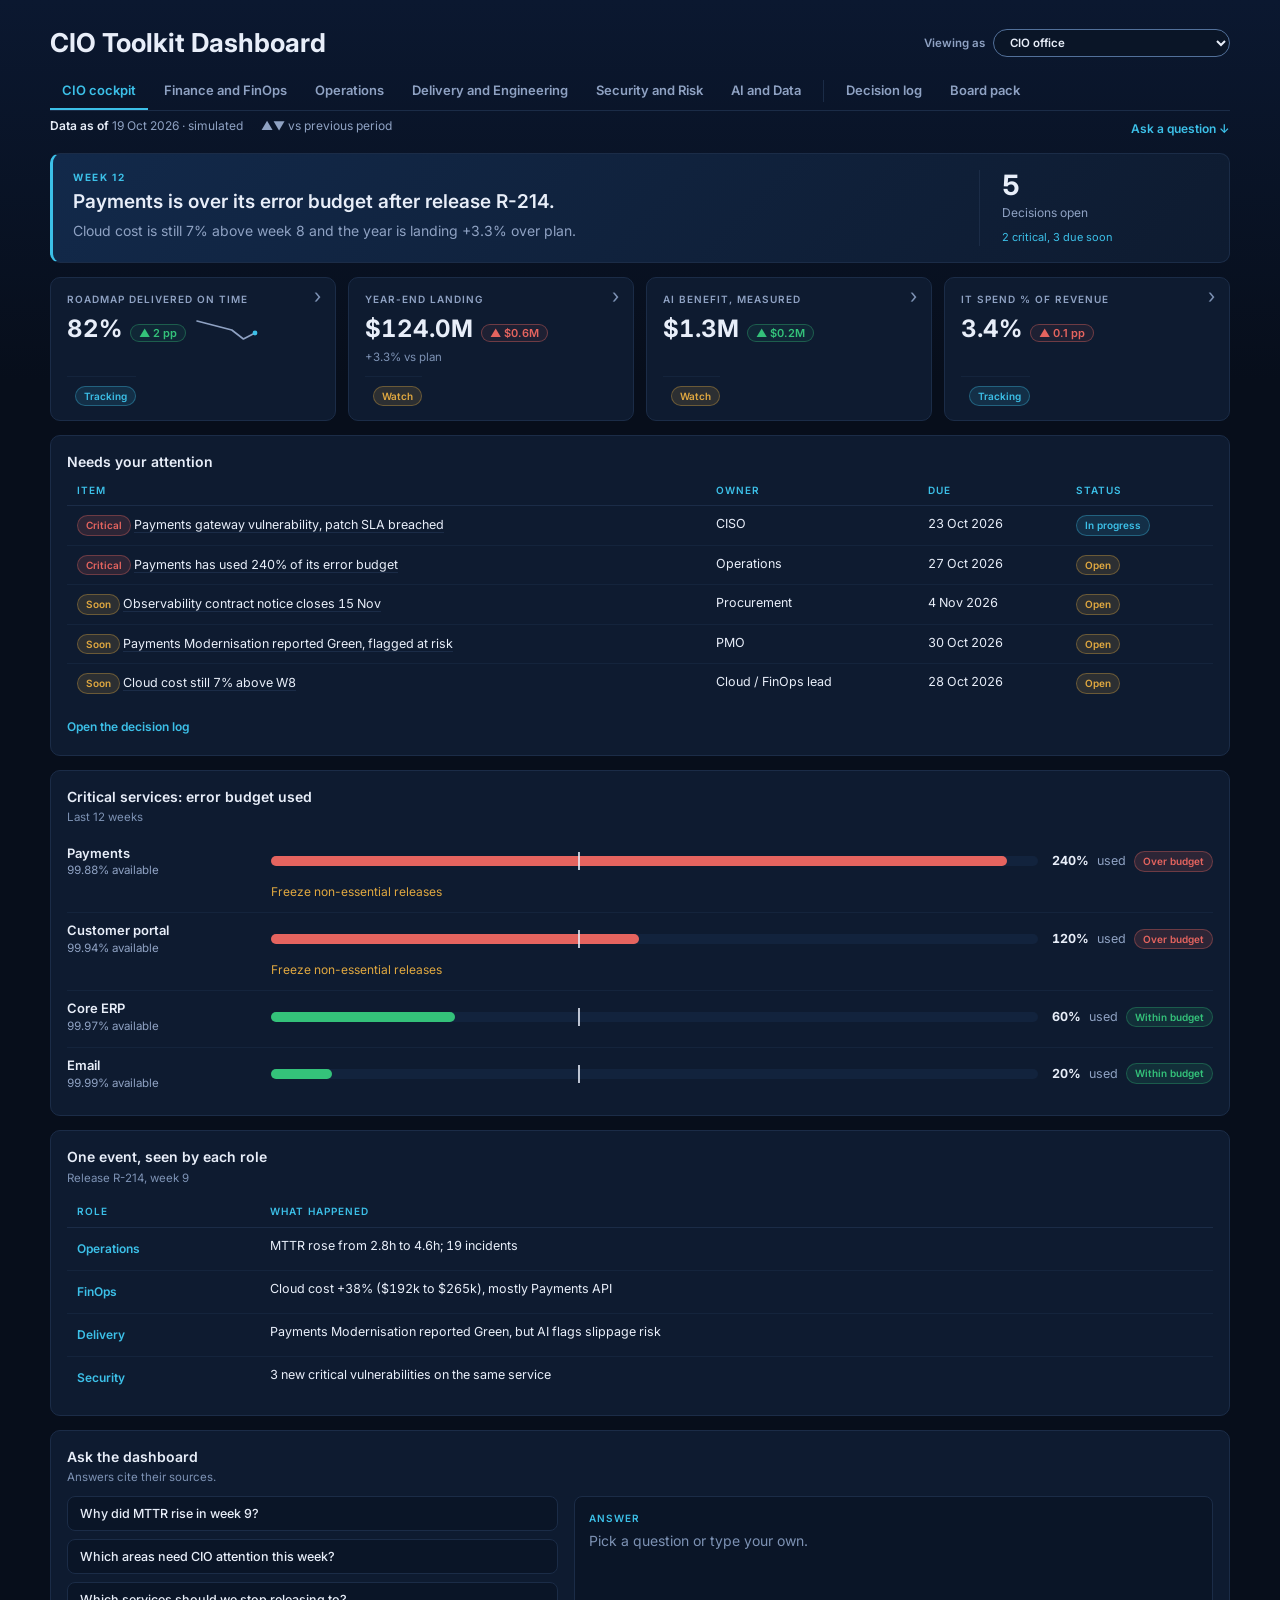
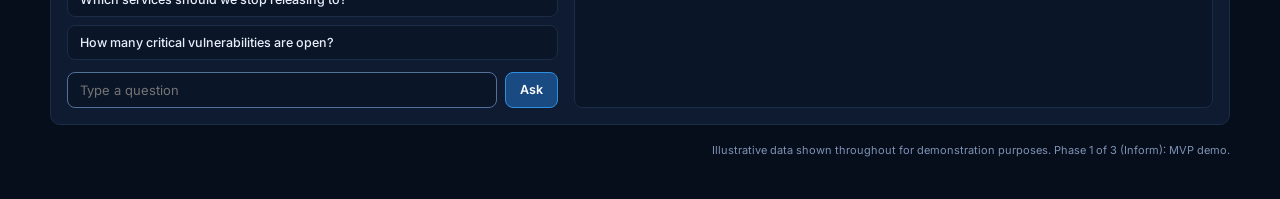
<file: index.html>
<!doctype html>
<html lang="en">
<head>
<meta charset="utf-8">
<meta name="viewport" content="width=device-width, initial-scale=1">
<title>CIO Toolkit Dashboard</title>
<meta name="description" content="One cockpit and role-based views for CIO decisions: outcomes, decisions, reliability, spend and AI value. Illustrative data.">
<meta name="theme-color" content="#070e1b">
<meta property="og:type" content="website">
<meta property="og:site_name" content="CIO Toolkit">
<meta property="og:title" content="CIO Toolkit Dashboard">
<meta property="og:description" content="One cockpit and role-based views for CIO decisions: outcomes, decisions, reliability, spend and AI value. Illustrative data.">
<meta property="og:url" content="https://mittal091.github.io/cio-toolkit-dashboard-v5/">
<meta property="og:image" content="https://mittal091.github.io/cio-toolkit-dashboard-v5/og-image.png">
<meta property="og:image:width" content="1200">
<meta property="og:image:height" content="630">
<meta name="twitter:card" content="summary_large_image">
<link rel="icon" href="data:image/svg+xml,%3Csvg xmlns='http://www.w3.org/2000/svg' viewBox='0 0 32 32'%3E%3Crect width='32' height='32' rx='7' fill='%23123a68'/%3E%3Ctext x='16' y='23' font-family='Arial,sans-serif' font-size='19' font-weight='700' text-anchor='middle' fill='%233cc0e8'%3EC%3C/text%3E%3C/svg%3E">
<link rel="preconnect" href="https://fonts.googleapis.com">
<link href="https://fonts.googleapis.com/css2?family=Inter:wght@400;500;600;700&display=swap" rel="stylesheet">
<link rel="stylesheet" href="styles.css">
</head>
<body>
<a class="skip" href="#view">Skip to content</a>
<div class="wrap">
  <div class="top">
    <h1>CIO Toolkit Dashboard</h1>
    <div class="rolebar">
      <label for="role">Viewing as</label><select id="role"></select>
    </div>
  </div>

  <div class="tabs" id="tabs" role="tablist" aria-label="Views"></div>
  <div class="meta" id="meta"></div>
  <div id="view" role="tabpanel" tabindex="-1"></div>

  <div class="foot">Illustrative data shown throughout for demonstration purposes. Phase 1 of 3 (Inform): MVP demo.</div>
</div>
<dialog id="detail" aria-labelledby="detail-title"><div id="detail-body"></div><button type="button" class="primary" id="close">Close</button></dialog>
<div id="toast" role="status"></div>
<script type="module" src="app.js"></script>
</body>
</html>
</file>
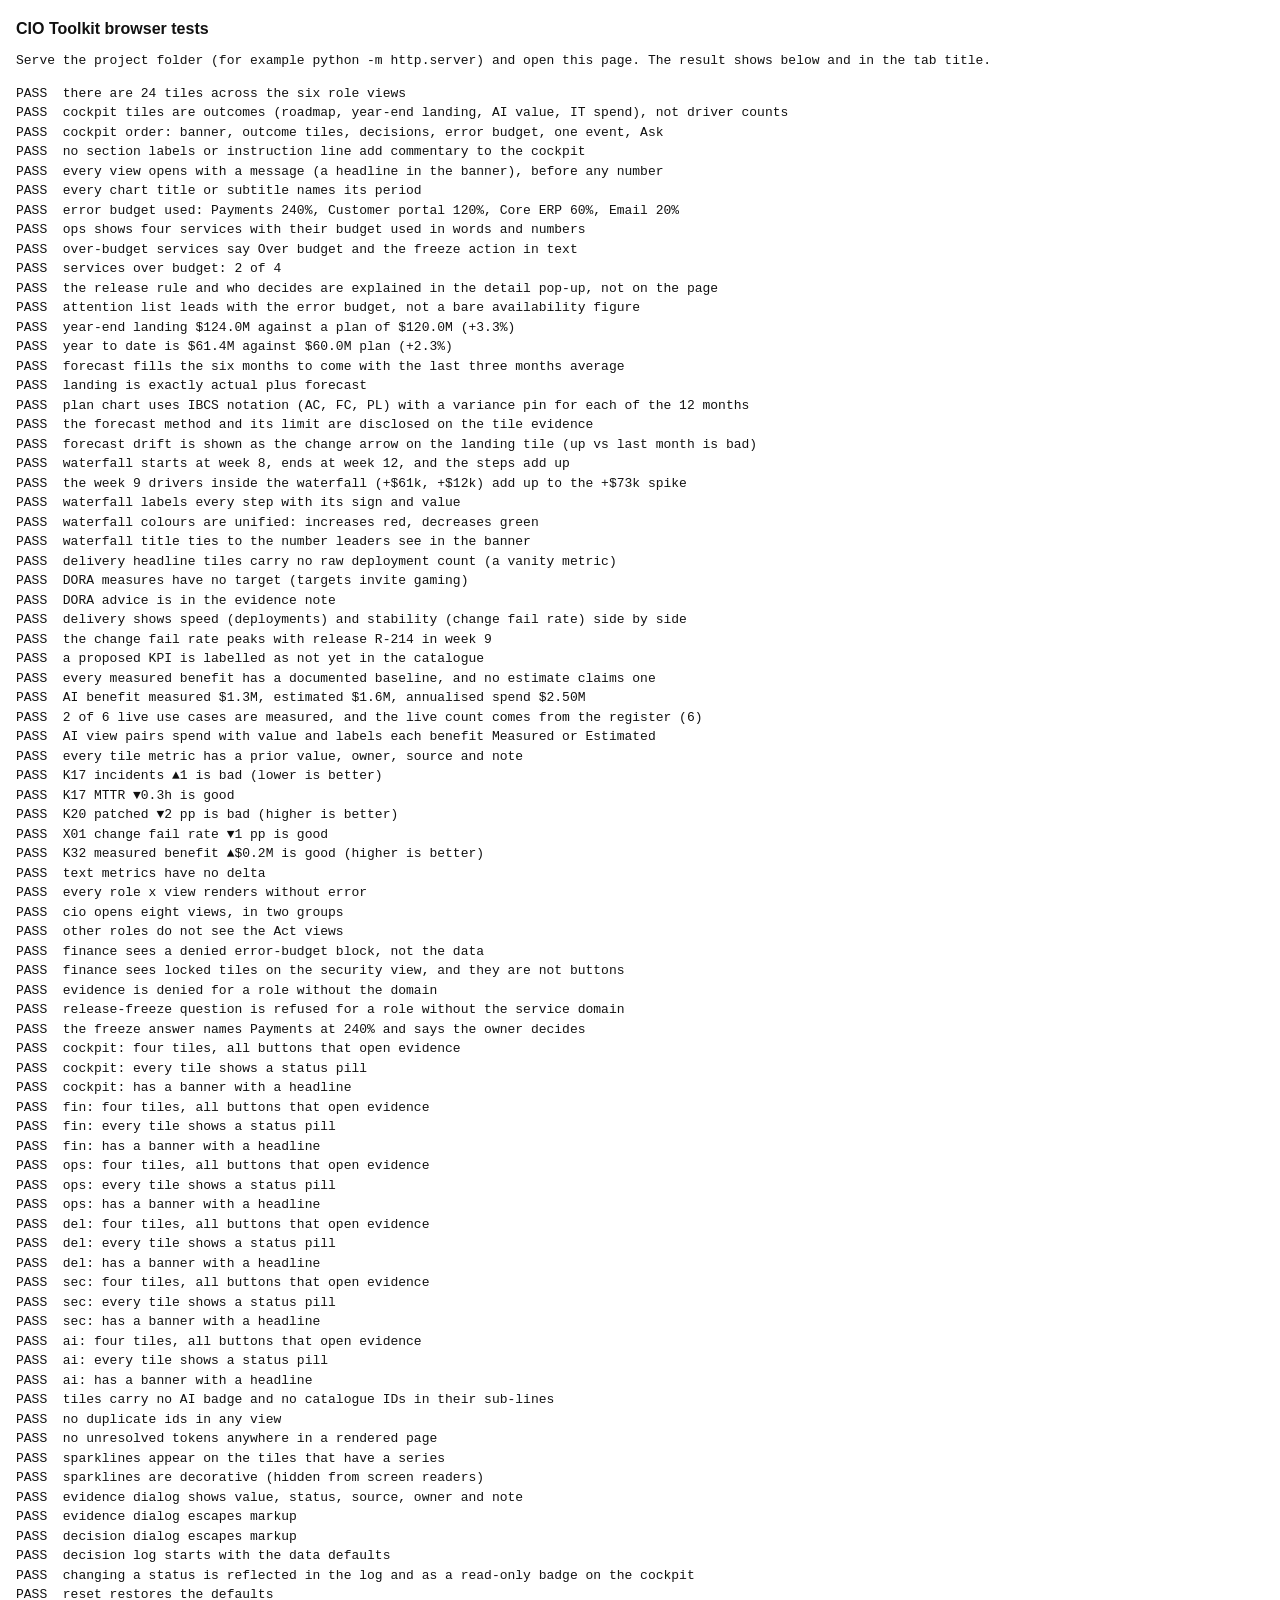
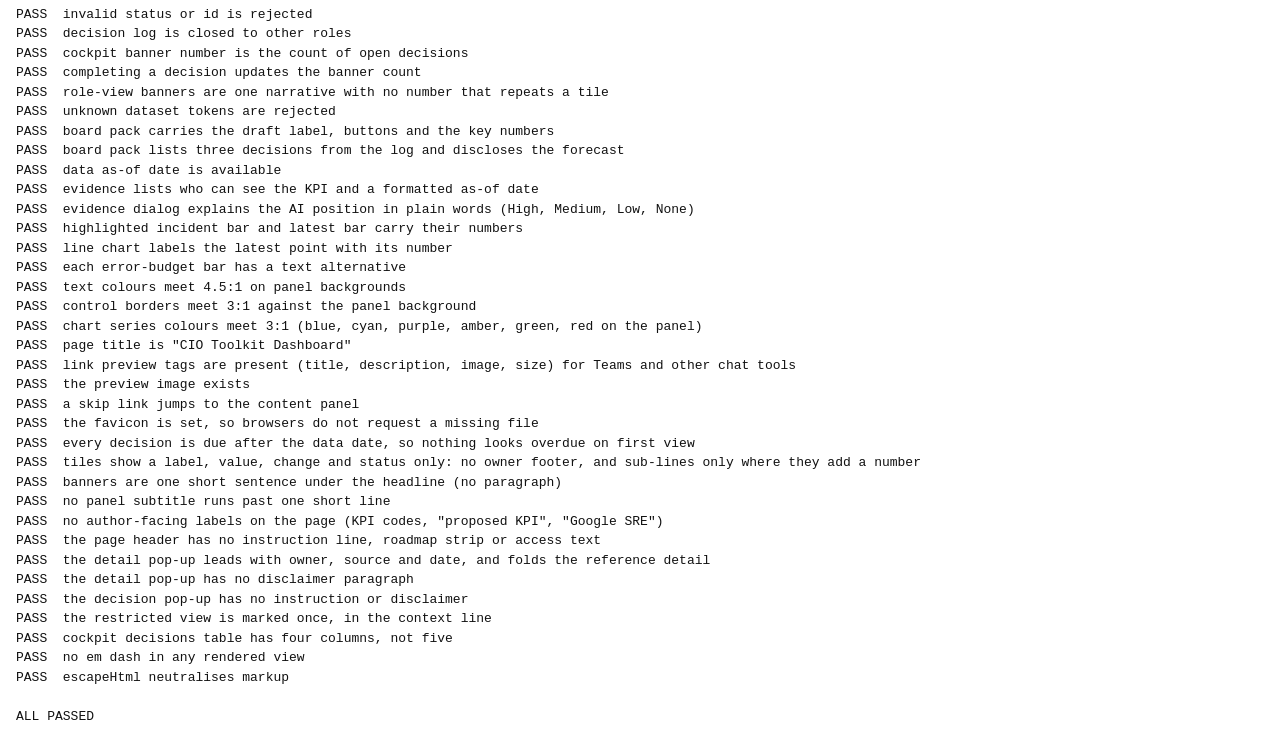
<file: tests/browser.html>
<!doctype html>
<html lang="en">
<head>
<meta charset="utf-8">
<title>Browser tests</title>
<link rel="stylesheet" href="../styles.css">
<style>body{font:13px/1.5 Consolas,monospace;padding:16px;background:#fff;color:#111}</style>
</head>
<body>
<h1 style="font:600 16px sans-serif">CIO Toolkit browser tests</h1>
<p>Serve the project folder (for example <code>python -m http.server</code>) and open this page. The result shows below and in the tab title.</p>
<pre id="out">running</pre>
<script type="module" src="browser.js"></script>
</body>
</html>
</file>
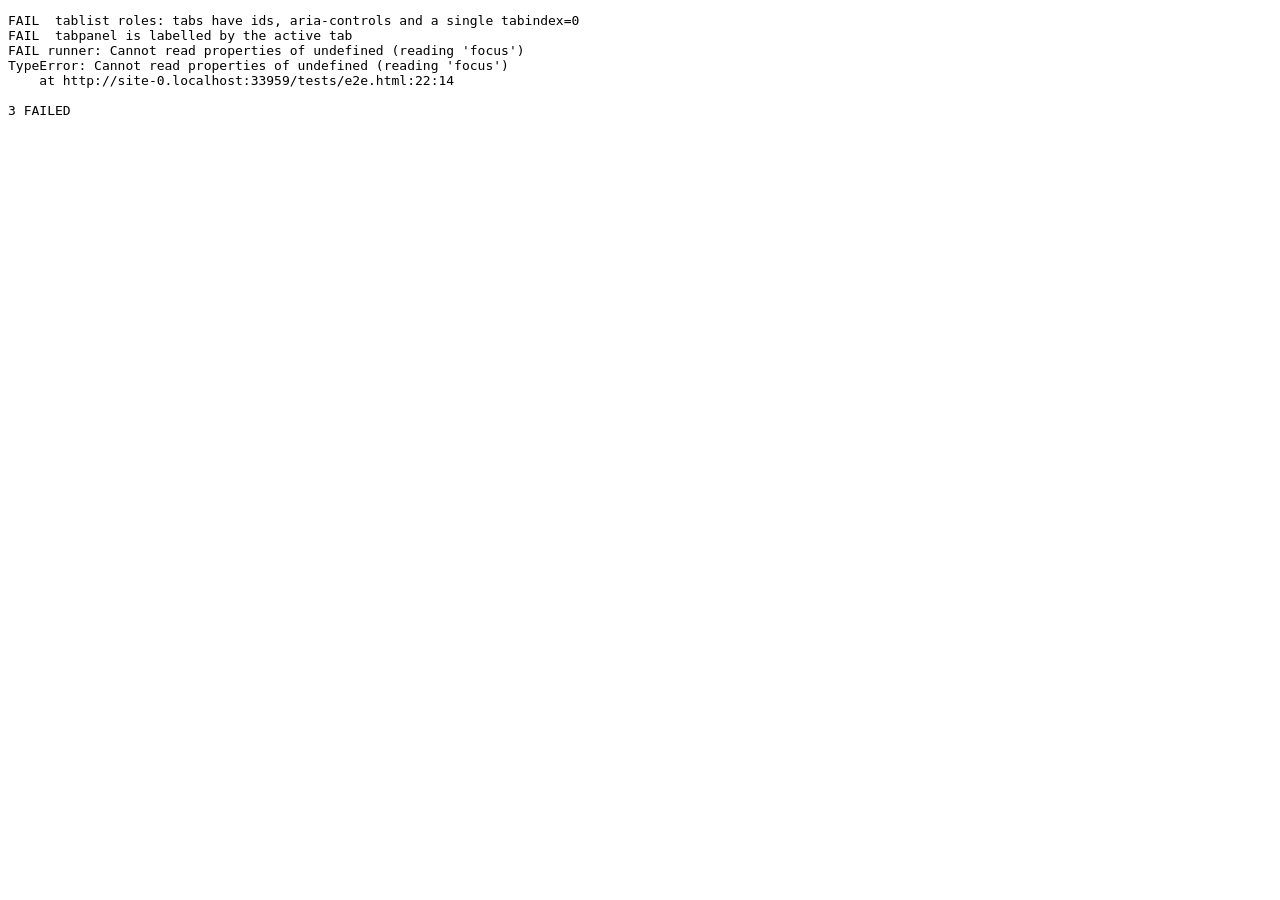
<file: tests/e2e.html>
<!doctype html><meta charset="utf-8"><title>e2e</title><pre id="out">running</pre>
<style>iframe{position:absolute;left:-9999px;top:0;width:1280px;height:900px;border:0}</style>
<script>
const lines = []; let failed = 0;
const ok = (n, c, d = '') => { if (c) lines.push('PASS  ' + n); else { failed++; lines.push('FAIL  ' + n + (d ? '\n   ' + d : '')); } };
const wait = ms => new Promise(r => setTimeout(r, ms));
async function load(hash) {
  document.querySelectorAll('iframe').forEach(f => f.remove());
  const f = document.createElement('iframe'); f.src = '../index.html' + hash; document.body.appendChild(f);
  await new Promise(r => f.onload = r); await wait(500);
  return f;
}
const key = (w, el, k) => el.dispatchEvent(new w.KeyboardEvent('keydown', { key: k, bubbles: true, cancelable: true }));
(async () => {
  try {
    let f = await load('#cockpit'); let d = f.contentDocument, w = f.contentWindow;
    d.defaultView.localStorage.clear();
    // ---- tabs: ARIA pattern ----
    const tabs = () => [...d.querySelectorAll('.tab')];
    ok('tablist roles: tabs have ids, aria-controls and a single tabindex=0', tabs().length === 8 && tabs().every(t => t.id && t.getAttribute('aria-controls') === 'view') && tabs().filter(t => t.tabIndex === 0).length === 1 && tabs()[0].tabIndex === 0);
    ok('tabpanel is labelled by the active tab', d.getElementById('view').getAttribute('aria-labelledby') === 'tab-cockpit' && d.getElementById('view').getAttribute('role') === 'tabpanel');
    tabs()[0].focus(); key(w, tabs()[0], 'ArrowRight'); await wait(150);
    ok('ArrowRight moves to the next tab, activates it and keeps focus on it', d.querySelector('.tab.on').dataset.id === 'fin' && d.activeElement.id === 'tab-fin' && d.activeElement.getAttribute('aria-selected') === 'true', d.activeElement.id);
    key(w, d.activeElement, 'End'); await wait(150);
    ok('End goes to the last tab (Board pack)', d.querySelector('.tab.on').dataset.id === 'pack' && d.activeElement.id === 'tab-pack');
    key(w, d.activeElement, 'ArrowRight'); await wait(150);
    ok('ArrowRight wraps from last to first', d.querySelector('.tab.on').dataset.id === 'cockpit');
    key(w, d.activeElement, 'ArrowLeft'); await wait(150);
    ok('ArrowLeft wraps from first to last', d.querySelector('.tab.on').dataset.id === 'pack');
    key(w, d.activeElement, 'Home'); await wait(150);
    ok('Home goes to the first tab and the URL hash follows', d.querySelector('.tab.on').dataset.id === 'cockpit' && w.location.hash === '#cockpit', w.location.hash);
    ok('only one tab is in the Tab sequence after moving', tabs().filter(t => t.tabIndex === 0).length === 1);

    // ---- evidence dialog ----
    const tile = d.querySelector('button.tile'); tile.focus(); tile.click(); await wait(200);
    const dlg = d.getElementById('detail');
    ok('clicking a tile opens a modal dialog with its evidence', dlg.open && dlg.querySelector('h2').textContent.length > 0 && dlg.textContent.includes('Owner:') && dlg.textContent.includes('Source:') && dlg.textContent.includes('More detail') && dlg.textContent.includes('Visible to'));
    ok('dialog is labelled by its title', dlg.getAttribute('aria-labelledby') === 'detail-title' && !!d.getElementById('detail-title'));
    dlg.dispatchEvent(new w.Event('cancel', { cancelable: true })); dlg.close(); await wait(150);
    ok('closing returns focus to the tile that opened it', d.activeElement === tile, d.activeElement.tagName + '.' + d.activeElement.className);
    // backdrop click closes
    tile.click(); await wait(150); dlg.dispatchEvent(new w.MouseEvent('click', { bubbles: true })); await wait(100);
    ok('clicking the backdrop closes the dialog', !dlg.open);
    // decision dialog from the attention table
    const rowbtn = d.querySelector('.rowbtn'); rowbtn.click(); await wait(150);
    ok('selecting an attention item opens the decision dialog', dlg.open && dlg.textContent.includes('Intended outcome') && dlg.textContent.includes('Owner:') && dlg.textContent.includes('Due:') && dlg.querySelector('h2').textContent.length > 0);
    d.getElementById('close').click(); await wait(100);
    ok('the Close button closes the dialog', !dlg.open);

    // ---- role switch ----
    const role = d.getElementById('role'); role.value = 'finance'; role.dispatchEvent(new w.Event('change', { bubbles: true })); await wait(200);
    ok('switching to finance leaves two views and falls back to the first allowed one', tabs().map(t => t.dataset.id).join() === 'fin,ai' && d.querySelector('.tab.on').dataset.id === 'fin');
    ok('role choice is remembered for next visit', w.localStorage.getItem('cio-toolkit-role') === 'finance');
    role.value = 'cio'; role.dispatchEvent(new w.Event('change', { bubbles: true })); await wait(200);
    ok('tiles show no AI badge and the dialog explains AI in plain words', d.querySelectorAll('.tile .ai').length === 0);
    d.querySelector('button.tile').click(); await wait(150);
    ok('the evidence dialog states the AI value in plain words', /AI value:/.test(d.getElementById('detail').textContent) && /AI does real work|a person checks|small part|no AI involved/.test(d.getElementById('detail').textContent));
    d.getElementById('close').click(); await wait(100);

    // ---- decision log: status persists across a reload ----
    f = await load('#actions'); d = f.contentDocument; w = f.contentWindow; d.defaultView.localStorage.clear();
    const sel = d.querySelector('select[data-status="A3"]'); sel.value = 'Complete'; sel.dispatchEvent(new w.Event('change', { bubbles: true })); await wait(200);
    ok('changing a status shows a confirmation toast', d.getElementById('toast').style.display === 'block' && /saved/i.test(d.getElementById('toast').textContent));
    f = await load('#actions'); d = f.contentDocument;
    ok('status survives a page reload', d.querySelector('select[data-status="A3"]').value === 'Complete');
    f = await load('#cockpit'); d = f.contentDocument;
    ok('the cockpit shows the saved status as a badge', d.body.textContent.includes('Complete'));
    f = await load('#actions'); d = f.contentDocument; w = f.contentWindow;
    d.getElementById('reset-actions').click(); await wait(250);
    ok('Reset demo restores the defaults', d.querySelector('select[data-status="A3"]').value === 'Open' && d.querySelector('select[data-status="A1"]').value === 'In progress');

    // ---- layout: what a leader sees without scrolling ----
    async function loadSized(hash, w, hgt) {
      document.querySelectorAll('iframe').forEach(x => x.remove());
      const fr = document.createElement('iframe'); fr.style.cssText = `width:${w}px;height:${hgt}px`; fr.src = '../index.html' + hash; document.body.appendChild(fr);
      await new Promise(r => fr.onload = r); await wait(600); return fr;
    }
    let fr = await loadSized('#cockpit', 1366, 768); let dd = fr.contentDocument;
    const topOf = el => Math.round(el.getBoundingClientRect().top);
    const att = [...dd.querySelectorAll('.panel h3')].find(x => /attention/i.test(x.textContent)).parentElement;
    ok('laptop 1366x768: the banner starts within the top 250px', topOf(dd.querySelector('.briefing')) <= 250, String(topOf(dd.querySelector('.briefing'))));
    ok('laptop 1366x768: all four tiles and the first decisions are above the fold', [...dd.querySelectorAll('.tiles .tile')].every(t => t.getBoundingClientRect().bottom <= 768) && topOf(att) < 600, String(topOf(att)));
    fr = await loadSized('#cockpit', 390, 844); dd = fr.contentDocument;
    const visible = [...dd.querySelectorAll('.tiles .tile')].filter(t => t.getBoundingClientRect().bottom <= 844).length;
    ok('phone 390x844: at least two tiles are visible without scrolling', visible >= 2, String(visible));
    ok('phone 390x844: no sideways scrolling', dd.documentElement.scrollWidth <= dd.documentElement.clientWidth);
    ok('phone: there is no period control, only the role selector', !dd.getElementById('period') && !!dd.getElementById('role'));
    fr = await loadSized('#actions', 1366, 768); dd = fr.contentDocument;
    ok('the Ask jump link is hidden on views that have no Ask panel', !dd.querySelector('[data-askjump]'));
    fr = await loadSized('#fin', 1366, 768); dd = fr.contentDocument;
    ok('views with tiles explain the change arrows in one short line', dd.getElementById('meta').textContent.includes('vs previous period'));
    const jump = dd.querySelector('[data-askjump]'); jump.click(); await wait(500);
    ok('Ask a question jumps to the Ask panel and focuses its input', dd.activeElement === dd.querySelector('[data-ask] input'), dd.activeElement.tagName);
    ok('the active-view pill is gone (the tab already says it)', !dd.body.textContent.includes('Viewing: '));
    // ---- page name and keyboard bypass ----
    f = await load('#fin'); d = f.contentDocument; w = f.contentWindow;
    ok('the tab title names the view and the dashboard', d.title === 'Finance and FinOps · CIO Toolkit Dashboard', d.title);
    tabs()[0].focus(); key(w, d.activeElement, 'End'); await wait(150);
    ok('the title follows the view when the view changes', d.title === 'Board pack · CIO Toolkit Dashboard', d.title);
    const hashBefore = w.location.hash;
    d.querySelector('a.skip').click(); await wait(150);
    ok('the skip link moves focus to the content panel without changing the deep link', d.activeElement === d.getElementById('view') && w.location.hash === hashBefore, d.activeElement.tagName + ' ' + w.location.hash);
    // ---- board pack ----
    f = await load('#pack'); d = f.contentDocument;
    ok('board pack renders with Print and Download controls', !!d.getElementById('print-pack') && !!d.getElementById('download-pack') && d.querySelector('.pack').innerText.length > 800);
    ok('bar shows the data as-of date on every view', d.body.textContent.includes('Data as of 19 Oct 2026'));

    // ---- Ask ----
    f = await load('#fin'); d = f.contentDocument; w = f.contentWindow;
    [...d.querySelectorAll('.q')].find(q => /vulnerabilities/.test(q.textContent)).click(); await wait(150);
    ok('as the CIO, the vulnerability question is answered with sources', d.querySelector('.ans').textContent.includes('17 are open') && d.querySelectorAll('.ans .chip').length > 0);
    const r = d.getElementById('role'); r.value = 'finance'; r.dispatchEvent(new w.Event('change', { bubbles: true })); await wait(200);
    [...d.querySelectorAll('.q')].find(q => /vulnerabilities/.test(q.textContent)).click(); await wait(150);
    ok('as finance, the same question is refused', d.querySelector('.ans').classList.contains('deny') && d.querySelector('.ans').textContent.includes('not available'));
    d.querySelector('.askf input').value = 'what drove the cloud cost spike'; d.querySelector('.askf').dispatchEvent(new w.Event('submit', { bubbles: true, cancelable: true })); await wait(150);
    ok('a typed question finds the matching sourced answer', d.querySelector('.ans').textContent.includes('Payments API'));
    // clean up persistent role
    w.localStorage.clear();
  } catch (e) { failed++; lines.push('FAIL runner: ' + e.message + '\n' + e.stack); }
  lines.push(failed ? `\n${failed} FAILED` : '\nALL PASSED');
  document.getElementById('out').textContent = lines.join('\n');
})();
</script>
</file>
<file: styles.css>
:root{color-scheme:dark;--bg:#070e1b;--panel:#0e1b30;--panel2:#0a1527;--line:#1b2c47;--ink:#e8eef9;--muted:#8fa2c3;--dim:#7d92b4;--ctrl:#52709a;--purple-text:#a58df0;--cyan:#3cc0e8;--blue:#2d8fe0;--purple:#8c6fdc;--amber:#e0a840;--green:#34c27a;--red:#e5645f}
*{box-sizing:border-box}
body{margin:0;background:var(--bg);background-image:linear-gradient(180deg,#0b1830 0,#070e1b 380px);color:var(--ink);font:14px/1.45 Inter,"Segoe UI",system-ui,sans-serif;padding-inline:16px}
.wrap{max-width:1180px;margin:0 auto;padding-block:24px 40px}
.eyebrow{font-size:10px;letter-spacing:.16em;text-transform:uppercase;color:var(--cyan);font-weight:700}
h1{font-size:26px;margin:6px 0 4px;font-weight:700;text-wrap:balance}
.lede{color:var(--muted);margin:0 0 16px;max-width:760px}
.steps{display:grid;grid-template-columns:repeat(3,minmax(0,1fr));border:1px solid var(--line);border-radius:12px;padding:3px;background:var(--panel2);margin-bottom:18px}
.step{padding:9px 8px;text-align:center;font-weight:600;font-size:13px;color:var(--dim);border-radius:9px}
.step small{font-size:9px;letter-spacing:.08em;margin-left:6px;text-transform:uppercase}
.step.on{background:linear-gradient(180deg,#1a4a82,#143a68);color:#fff;border:1px solid var(--blue)}
.tabs{display:flex;gap:4px;overflow-x:auto;border-bottom:1px solid var(--line);margin-bottom:14px;scrollbar-width:thin}
.tab{background:none;border:0;border-bottom:2px solid transparent;color:var(--muted);font:600 13px Inter,sans-serif;padding:10px 12px;cursor:pointer;white-space:nowrap}
.tab:hover{color:var(--ink)}
.tab.on{color:var(--cyan);border-bottom-color:var(--cyan)}
.bar{display:flex;flex-wrap:wrap;gap:8px;margin-bottom:14px}
.pill{border:1px solid var(--line);background:var(--panel2);border-radius:999px;padding:5px 12px;font-size:11.5px;color:var(--muted)}
.pill b{color:var(--ink);font-weight:600}
.tiles{display:grid;grid-template-columns:repeat(4,minmax(0,1fr));gap:12px;margin-bottom:14px}
.tile{background:var(--panel);border:1px solid var(--line);border-radius:10px;padding:14px 16px;min-width:0}
.tile .l{font-size:10px;letter-spacing:.1em;text-transform:uppercase;color:var(--muted);font-weight:600}
.tile .v{font-size:24px;font-weight:700;margin:6px 0 2px;font-variant-numeric:tabular-nums}
.tile .s{font-size:11.5px;color:var(--dim)}
.tile .s.warn{color:var(--amber)}.tile .s.good{color:var(--green)}.tile .s.bad{color:var(--red)}
.grid2{display:grid;grid-template-columns:minmax(0,1.25fr) minmax(0,1fr);gap:12px;margin-bottom:14px}
.panel{background:var(--panel);border:1px solid var(--line);border-radius:10px;padding:16px;margin-bottom:14px;min-width:0}
.grid2 .panel{margin-bottom:0}
.panel h3{margin:0 0 2px;font-size:14px;font-weight:600}
.panel .sub{font-size:11.5px;color:var(--dim);margin:0 0 10px}
.chart{overflow-x:auto}
.chart svg{display:block;width:100%;min-width:440px;height:auto}
.chart text{fill:var(--dim);font-size:11px;font-family:Inter,sans-serif}
.legend{display:flex;gap:14px;flex-wrap:wrap;font-size:11px;color:var(--muted);margin-top:6px}
.legend i{display:inline-block;width:9px;height:9px;border-radius:2px;margin-right:5px}
.tw{overflow-x:auto}
table{border-collapse:collapse;width:100%;font-size:12.5px;font-variant-numeric:tabular-nums}
th{font-size:10px;letter-spacing:.1em;text-transform:uppercase;color:var(--cyan);font-weight:600;text-align:left;padding:8px 10px;border-bottom:1px solid var(--line);white-space:nowrap}
td{padding:9px 10px;border-bottom:1px solid #14243c;vertical-align:top}
td.r,th.r{text-align:right}
tr:last-child td{border-bottom:0}
.b{display:inline-block;font-size:10px;font-weight:600;padding:2px 8px;border-radius:999px;white-space:nowrap}
.b-red{background:rgba(229,100,95,.15);color:var(--red);border:1px solid rgba(229,100,95,.35)}
.b-green{background:rgba(52,194,122,.12);color:var(--green);border:1px solid rgba(52,194,122,.3)}
.b-amber{background:rgba(224,168,64,.14);color:var(--amber);border:1px solid rgba(224,168,64,.35)}
.b-blue{background:rgba(60,192,232,.12);color:var(--cyan);border:1px solid rgba(60,192,232,.35)}
.src{color:var(--dim);font-size:11.5px}
.link{background:none;border:0;color:var(--cyan);font:600 12px Inter,sans-serif;cursor:pointer;padding:0}
.hb{display:grid;grid-template-columns:minmax(90px,150px) minmax(0,1fr) 64px;gap:10px;align-items:center;margin:9px 0;font-size:12.5px}
.hb .t{height:10px;background:#12233d;border-radius:5px;position:relative}
.hb .f{height:100%;border-radius:5px}
.hb .tg{position:absolute;top:-4px;bottom:-4px;width:2px;background:var(--amber)}
.hb .n{text-align:right;font-variant-numeric:tabular-nums;color:var(--ink)}
.note{border:1px solid rgba(224,168,64,.35);background:rgba(224,168,64,.07);color:var(--amber);border-radius:8px;padding:9px 12px;font-size:12px;margin-bottom:14px}
.note.info{border-color:rgba(60,192,232,.3);background:rgba(60,192,232,.06);color:var(--cyan)}
.ask{display:grid;grid-template-columns:minmax(0,1fr) minmax(0,1.3fr);gap:16px}
.qs{display:flex;flex-direction:column;gap:8px}
.q{text-align:left;background:var(--panel2);border:1px solid var(--line);color:var(--ink);font:500 12.5px Inter,sans-serif;padding:9px 12px;border-radius:8px;cursor:pointer}
.q:hover,.q.on{border-color:var(--cyan)}
.askf{display:flex;gap:8px;margin-top:4px}
.askf input{flex:1;min-width:0;background:var(--panel2);border:1px solid var(--line);color:var(--ink);border-radius:8px;padding:9px 12px;font:13px Inter,sans-serif}
.askf button{background:#1a4a82;border:1px solid var(--blue);color:#fff;border-radius:8px;padding:0 14px;font:600 12.5px Inter,sans-serif;cursor:pointer}
.ans{background:var(--panel2);border:1px solid var(--line);border-radius:8px;padding:14px;min-height:150px}
.ans .h{font-size:10px;letter-spacing:.1em;text-transform:uppercase;color:var(--cyan);font-weight:600;margin-bottom:6px}
.ans.deny .h{color:var(--amber)}
.ans p{margin:0 0 10px}
.chips{display:flex;flex-wrap:wrap;gap:6px}
.chip{font-size:11px;border:1px solid var(--line);border-radius:6px;padding:3px 8px;color:var(--muted)}
.cols3{display:grid;grid-template-columns:repeat(3,minmax(0,1fr));gap:12px}
.dec{display:flex;gap:10px;margin:0 0 10px;color:var(--muted)}
.dec b.n{color:var(--cyan);min-width:18px}
.tile{position:relative}
.tile .ai{position:absolute;top:12px;right:12px;font-size:9px;letter-spacing:.06em;text-transform:uppercase;border-radius:999px;padding:1px 7px;font-weight:600;border:1px solid var(--line);color:var(--dim)}
.tile .ai.hi{color:var(--cyan);border-color:rgba(60,192,232,.4)}
.tile .ai.md{color:var(--purple);border-color:rgba(140,111,220,.45)}
.tile .l{padding-right:62px}
.chip{cursor:pointer;background:none;font:11px Inter,sans-serif}
.chip:hover,.chip.on{border-color:var(--cyan);color:var(--cyan)}
.chip:before{content:"\2197";margin-right:5px;color:var(--cyan)}
.prev{margin-top:10px;border-left:2px solid var(--cyan);padding:6px 10px;background:rgba(60,192,232,.05);font-size:12px;color:var(--muted)}
.prev b{color:var(--cyan);font-weight:600;font-size:10px;letter-spacing:.08em;text-transform:uppercase;display:block;margin-bottom:2px}
.verify{font-size:11px;color:var(--dim);margin-top:10px}
.step span.d{display:block;font-weight:400;font-size:10.5px;color:var(--dim);margin-top:2px}
.foot{font-size:11px;color:var(--dim);text-align:right;margin-top:18px}
@media(max-width:860px){.tiles{grid-template-columns:repeat(2,minmax(0,1fr))}.grid2,.ask,.cols3{grid-template-columns:minmax(0,1fr)}h1{font-size:21px}}
@media(max-width:480px){.step small{display:block;margin:0}.tile .v{font-size:20px}}
/* ---------- v3 additions ---------- */
.top{display:flex;justify-content:space-between;align-items:center;gap:12px;flex-wrap:wrap}
.rolebar{display:flex;align-items:center;gap:8px;flex-wrap:wrap;font-size:11.5px;color:var(--muted);max-width:100%}
.rolebar label{font-weight:600}
.rolebar label+select+label{margin-left:6px}
.rolebar select{background:var(--panel2);border:1px solid var(--line);color:var(--ink);border-radius:999px;padding:5px 12px;font:600 11.5px Inter,"Segoe UI",system-ui,sans-serif;cursor:pointer;max-width:100%}
:focus-visible{outline:2px solid var(--cyan);outline-offset:2px}
button,select{touch-action:manipulation}

/* tabs: separator before the Act group */
.tabsep{flex:none;width:1px;background:var(--line);margin:8px 6px}

/* tiles are buttons that open their evidence */
button.tile{display:flex;flex-direction:column;width:100%;text-align:left;color:inherit;font:inherit;cursor:pointer;transition:border-color .15s,transform .15s}
.tile .tf{margin-top:auto}
.tile .s{margin-bottom:10px}
button.tile:hover{border-color:var(--cyan);transform:translateY(-1px)}
.tile.locked{opacity:.7}
.tile .s{color:var(--dim)}
.tile .v{display:flex;align-items:baseline;gap:8px;flex-wrap:wrap}
.dl{font:600 11px Inter,sans-serif;border-radius:999px;padding:1px 8px;border:1px solid var(--line);white-space:nowrap}
.dl-good{color:var(--green);border-color:rgba(52,194,122,.35);background:rgba(52,194,122,.08)}
.dl-bad{color:var(--red);border-color:rgba(229,100,95,.4);background:rgba(229,100,95,.08)}
.dl-flat{color:var(--muted)}
.tf{display:flex;justify-content:space-between;align-items:center;gap:6px 8px;flex-wrap:wrap;border-top:1px solid #14243c;margin-top:10px;padding-top:9px;font-size:11px;color:var(--dim)}

/* briefing banner */
.briefing{display:grid;grid-template-columns:minmax(0,1fr) 230px;gap:24px;background:linear-gradient(135deg,#12294a,#0e1b30);border:1px solid var(--line);border-left:3px solid var(--cyan);border-radius:10px;padding:18px 22px;margin-bottom:14px}
.briefing.solo{grid-template-columns:minmax(0,1fr)}
.briefing .eyebrow{font-size:10px}
.briefing h2{margin:6px 0 6px;font-size:19px;line-height:1.3;font-weight:600;text-wrap:balance}
.briefing p{margin:0;color:var(--muted);max-width:760px}
.briefing .summary{border-left:1px solid var(--line);padding-left:22px;display:flex;flex-direction:column;justify-content:center;min-width:0}
.briefing .summary strong{font-size:28px;font-variant-numeric:tabular-nums;line-height:1.1}
.briefing .summary span{font-size:12px;color:var(--muted);margin-top:4px}
.briefing .summary small{font-size:11px;color:var(--cyan);margin-top:8px}

/* decision log and status */
.rowbtn{background:none;border:0;padding:0;color:var(--ink);font:inherit;text-align:left;cursor:pointer;text-decoration:underline;text-decoration-color:var(--line);text-underline-offset:3px}
.rowbtn:hover{color:var(--cyan);text-decoration-color:var(--cyan)}
.stsel{background:var(--panel2);border:1px solid var(--line);color:var(--ink);border-radius:8px;padding:5px 8px;font:12px Inter,sans-serif;cursor:pointer}
.tfoot{margin:12px 0 0;display:flex;gap:12px;align-items:center;flex-wrap:wrap}

/* buttons */
.primary{background:#1a4a82;border:1px solid var(--blue);color:#fff;border-radius:8px;padding:8px 14px;font:600 12.5px Inter,sans-serif;cursor:pointer}
.secondary{background:var(--panel2);border:1px solid var(--line);color:var(--ink);border-radius:8px;padding:7px 12px;font:600 12px Inter,sans-serif;cursor:pointer}
.secondary:hover,.primary:hover{border-color:var(--cyan)}

/* evidence and decision dialog */
dialog{border:1px solid var(--line);border-radius:12px;padding:24px;width:min(620px,92vw);max-height:88vh;overflow:auto;background:var(--panel);color:var(--ink);box-shadow:0 25px 80px rgba(0,0,0,.55)}
dialog::backdrop{background:rgba(3,8,18,.72)}
dialog h2{margin:6px 0 8px;font-size:20px;line-height:1.3}
dialog h3{font-size:14px;margin:16px 0 6px}
dialog p{margin:8px 0}
dialog .muted,.muted{color:var(--muted)}
dialog .primary{margin-top:16px}
.source{background:var(--panel2);border:1px solid var(--line);border-radius:8px;padding:12px 14px;font-size:12.5px;line-height:1.8;color:var(--muted);overflow-wrap:anywhere}
.source b{color:var(--ink);font-weight:600}
#toast{position:fixed;bottom:20px;right:20px;max-width:calc(100vw - 32px);background:#1a4a82;border:1px solid var(--blue);color:#fff;padding:11px 16px;border-radius:8px;display:none;z-index:10;font-size:13px}

/* board pack */
.sh{display:flex;justify-content:space-between;align-items:center;gap:12px;flex-wrap:wrap;margin-bottom:12px;font-size:12px;color:var(--muted)}
.pack{max-width:860px;margin:0 auto 14px;padding:28px}
.pack h2{font-size:24px;margin:6px 0 4px}
.pack h3{font-size:15px;border-top:1px solid var(--line);padding-top:16px;margin:22px 0 8px}
.pack p,.pack li{font-size:13.5px;line-height:1.7}
.pack li{margin:6px 0}

@media(max-width:860px){.briefing{grid-template-columns:minmax(0,1fr)}.briefing .summary{border-left:0;border-top:1px solid var(--line);padding:12px 0 0;flex-direction:row;flex-wrap:wrap;align-items:baseline;justify-content:flex-start;gap:2px 12px}.briefing .summary span,.briefing .summary small{margin-top:0}}
@media(max-width:480px){.rolebar{display:grid;grid-template-columns:auto minmax(0,1fr);gap:6px 8px;width:100%}.rolebar label+select+label{margin-left:0}.tile .ai{position:static;align-self:flex-start;margin-bottom:6px}.tile .l{padding-right:0}.hs{display:none}.tf{flex-direction:column;align-items:flex-start}.briefing{padding:16px}.briefing h2{font-size:17px}.pack{padding:18px}}

/* ---------- v3.1: accessibility and research-driven refinements ---------- */
.sr{position:absolute;width:1px;height:1px;margin:-1px;overflow:hidden;clip:rect(0,0,0,0);white-space:nowrap;border:0;padding:0}
/* control boundaries need 3:1 contrast (WCAG 1.4.11); text contrast tokens meet 4.5:1 (WCAG 1.4.3) */
.askf input,.rolebar select,.stsel,.secondary{border-color:var(--ctrl)}
.tile .ai.md{color:var(--purple-text)}
.tile .ai{font-size:10px}
/* pointer targets of at least 24px (WCAG 2.5.8) */
.link{min-height:24px;padding:4px 0}
.chip{padding:5px 9px}

/* sparkline: a trend glyph, word-sized, no axes */
.spark{margin-left:auto;width:64px;height:24px;flex:none;align-self:center}
.spark path{fill:none;stroke:var(--muted);stroke-width:1.6;stroke-linejoin:round;stroke-linecap:round}
.spark circle{fill:var(--cyan)}

/* critical services strip: name, value and a text status (never colour alone) */
.svcs{display:grid;grid-template-columns:repeat(4,minmax(0,1fr));gap:10px}
.svc{background:var(--panel2);border:1px solid var(--line);border-radius:8px;padding:10px 12px;min-width:0}
.svc .n{font-size:12px;color:var(--muted)}
.svc .a{font-size:19px;font-weight:700;font-variant-numeric:tabular-nums;margin:2px 0 6px}
@media(max-width:860px){.svcs{grid-template-columns:repeat(2,minmax(0,1fr))}}

@media(prefers-reduced-motion:reduce){*{transition:none !important;animation:none !important;scroll-behavior:auto !important}button.tile:hover{transform:none}}
/* ---------- v4: lighter chrome, so the answer and the actions come first ---------- */
h1{margin:4px 0 2px}
.lede{margin:0 0 8px}
.road{list-style:none;display:flex;gap:6px 18px;flex-wrap:wrap;margin:0 0 10px;padding:0;font-size:12px;color:var(--dim)}
.road li{display:flex;align-items:baseline;gap:6px}
.road li.on{color:var(--ink);font-weight:600}
.road li.on::before{content:"";width:7px;height:7px;border-radius:50%;background:var(--cyan);align-self:center;flex:none}
.road small{font-size:10px;letter-spacing:.08em;text-transform:uppercase;color:var(--muted);font-weight:500}
.tabs{margin-bottom:6px}
.meta{display:flex;flex-wrap:wrap;gap:2px 18px;font-size:12px;color:var(--muted);margin:0 0 12px;min-height:18px}
.meta b{color:var(--ink);font-weight:600}
.meta .askjump{margin-left:auto;color:var(--cyan);font-weight:600}
.tile .l{padding-right:0}
.briefing{padding:16px 20px}
.briefing.solo h2{margin-bottom:4px}

/* critical services: one compact row per service */
.svc{padding:8px 12px}
.svc .a{display:inline;font-size:17px;margin:0 8px 0 0}
.svc .r{display:flex;align-items:center;flex-wrap:wrap;gap:4px 8px;margin-top:2px}

@media(max-width:480px){
  .rolebar{display:grid;grid-template-columns:minmax(0,1fr) auto;gap:6px 8px;width:100%}
  .rolebar>label{position:absolute;width:1px;height:1px;overflow:hidden;clip:rect(0,0,0,0);white-space:nowrap}
  .lede{font-size:13px}
  h1{font-size:20px}
  .road{display:none}
}
/* ---------- v5: section labels, error budget ---------- */
.chart.wide svg{min-width:640px}
.sec-h{display:flex;align-items:baseline;flex-wrap:wrap;gap:2px 12px;margin:20px 0 8px}
.sec-h h2{margin:0;font-size:12px;letter-spacing:.14em;text-transform:uppercase;color:var(--cyan)}
.sec-h span{color:var(--muted);font-size:13px}
.eb{display:grid;gap:4px}
.ebrow{display:grid;grid-template-columns:minmax(120px,190px) minmax(0,1fr) minmax(150px,auto);gap:4px 14px;align-items:center;padding:8px 0;border-top:1px solid #14243c}
.ebrow:first-child{border-top:0}
.ebn{font-size:13px;font-weight:600}
.eba{display:block;font-size:11.5px;font-weight:400;color:var(--muted);font-variant-numeric:tabular-nums}
.ebt{position:relative;height:10px;background:#12233d;border-radius:5px}
.ebf{height:100%;border-radius:5px}
.ebf.ok{background:var(--green)}.ebf.caution{background:var(--amber)}.ebf.over{background:var(--red)}
.ebm{position:absolute;top:-4px;bottom:-4px;width:2px;background:var(--ink);opacity:.8}
.ebv{font-size:12.5px;color:var(--muted);display:flex;align-items:center;gap:8px;flex-wrap:wrap;justify-content:flex-end}
.ebv b{color:var(--ink);font-variant-numeric:tabular-nums}
.ebact{grid-column:2 / -1;font-size:12px;color:var(--amber)}
@media(max-width:640px){.ebrow{grid-template-columns:minmax(0,1fr)}.ebv{justify-content:flex-start}.ebact{grid-column:auto}}
/* skip link for keyboard users (WCAG 2.4.1) */
.skip{position:absolute;left:-9999px;top:8px;z-index:30;background:var(--panel);color:var(--ink);padding:8px 14px;border:1px solid var(--cyan);border-radius:8px;font-weight:600;font-size:13px}
.skip:focus{left:12px}
#view:focus{outline:none}
/* ---------- final: simpler chrome ---------- */
.top h1{margin:0}
.top{margin-bottom:10px}
button.tile::after{content:"\203A";position:absolute;top:8px;right:14px;color:var(--dim);font-size:20px;line-height:1}
.tile .l{padding-right:20px}
.meta .askjump{margin-left:auto}
.tw .wide{min-width:410px}
@media(max-width:640px){.tw .wide{min-width:0}}
.more summary{cursor:pointer;color:var(--cyan);font-size:13px;margin-top:14px;padding:4px 0}
.more[open] summary{margin-bottom:8px}
@media print{
  body{background:#fff !important;color:#111 !important;padding-inline:0}
  .skip,.top,.lede,h1,.steps,.road,.tabs,.bar,.meta,.foot,.no-print,#toast,dialog{display:none !important}
  .wrap{max-width:none;padding-block:0}
  .panel{background:#fff !important;border:0 !important;color:#111 !important}
  .pack{max-width:none;padding:0}
  .pack h2,.pack h3,.pack p,.pack li,.pack b,.muted{color:#111 !important}
  .pack h3{border-top-color:#999}
  .note{background:#f3f3f3 !important;color:#333 !important;border-color:#999 !important}
  .eyebrow{color:#555 !important}
}
</file>
